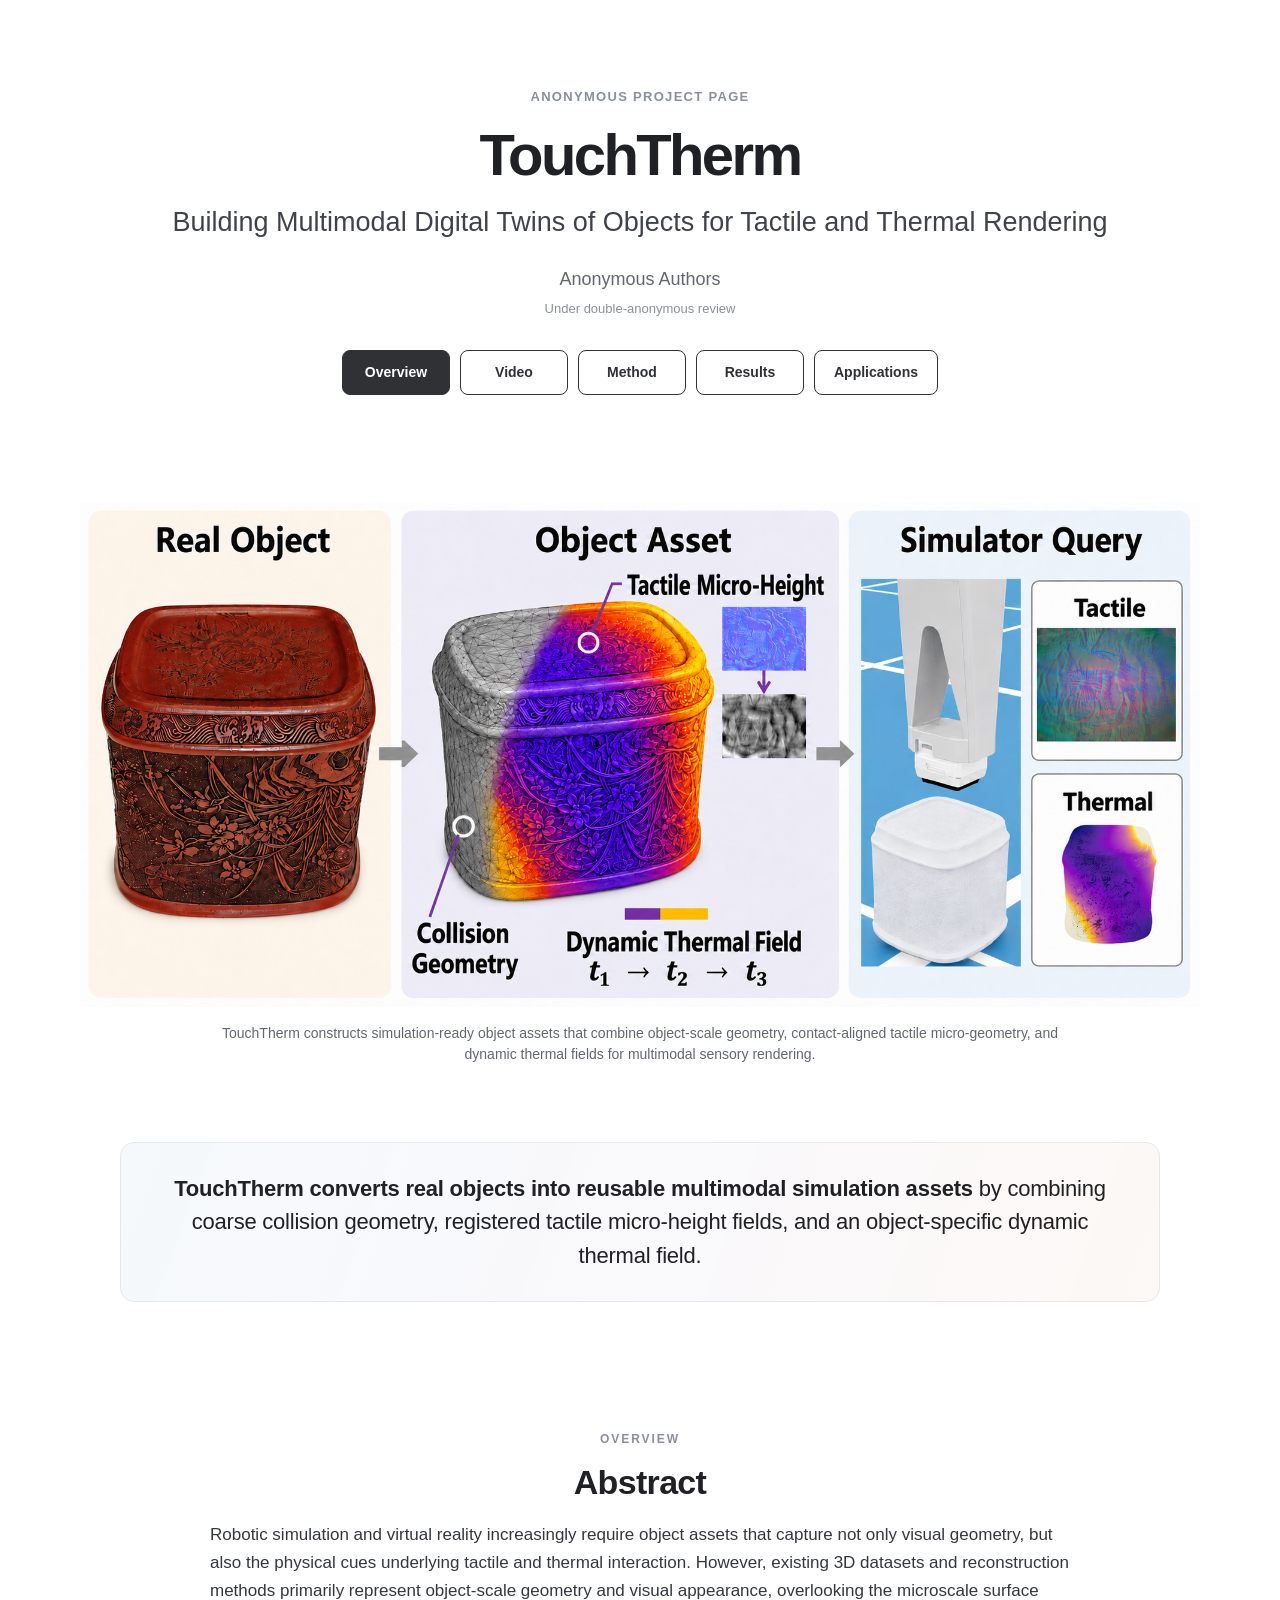
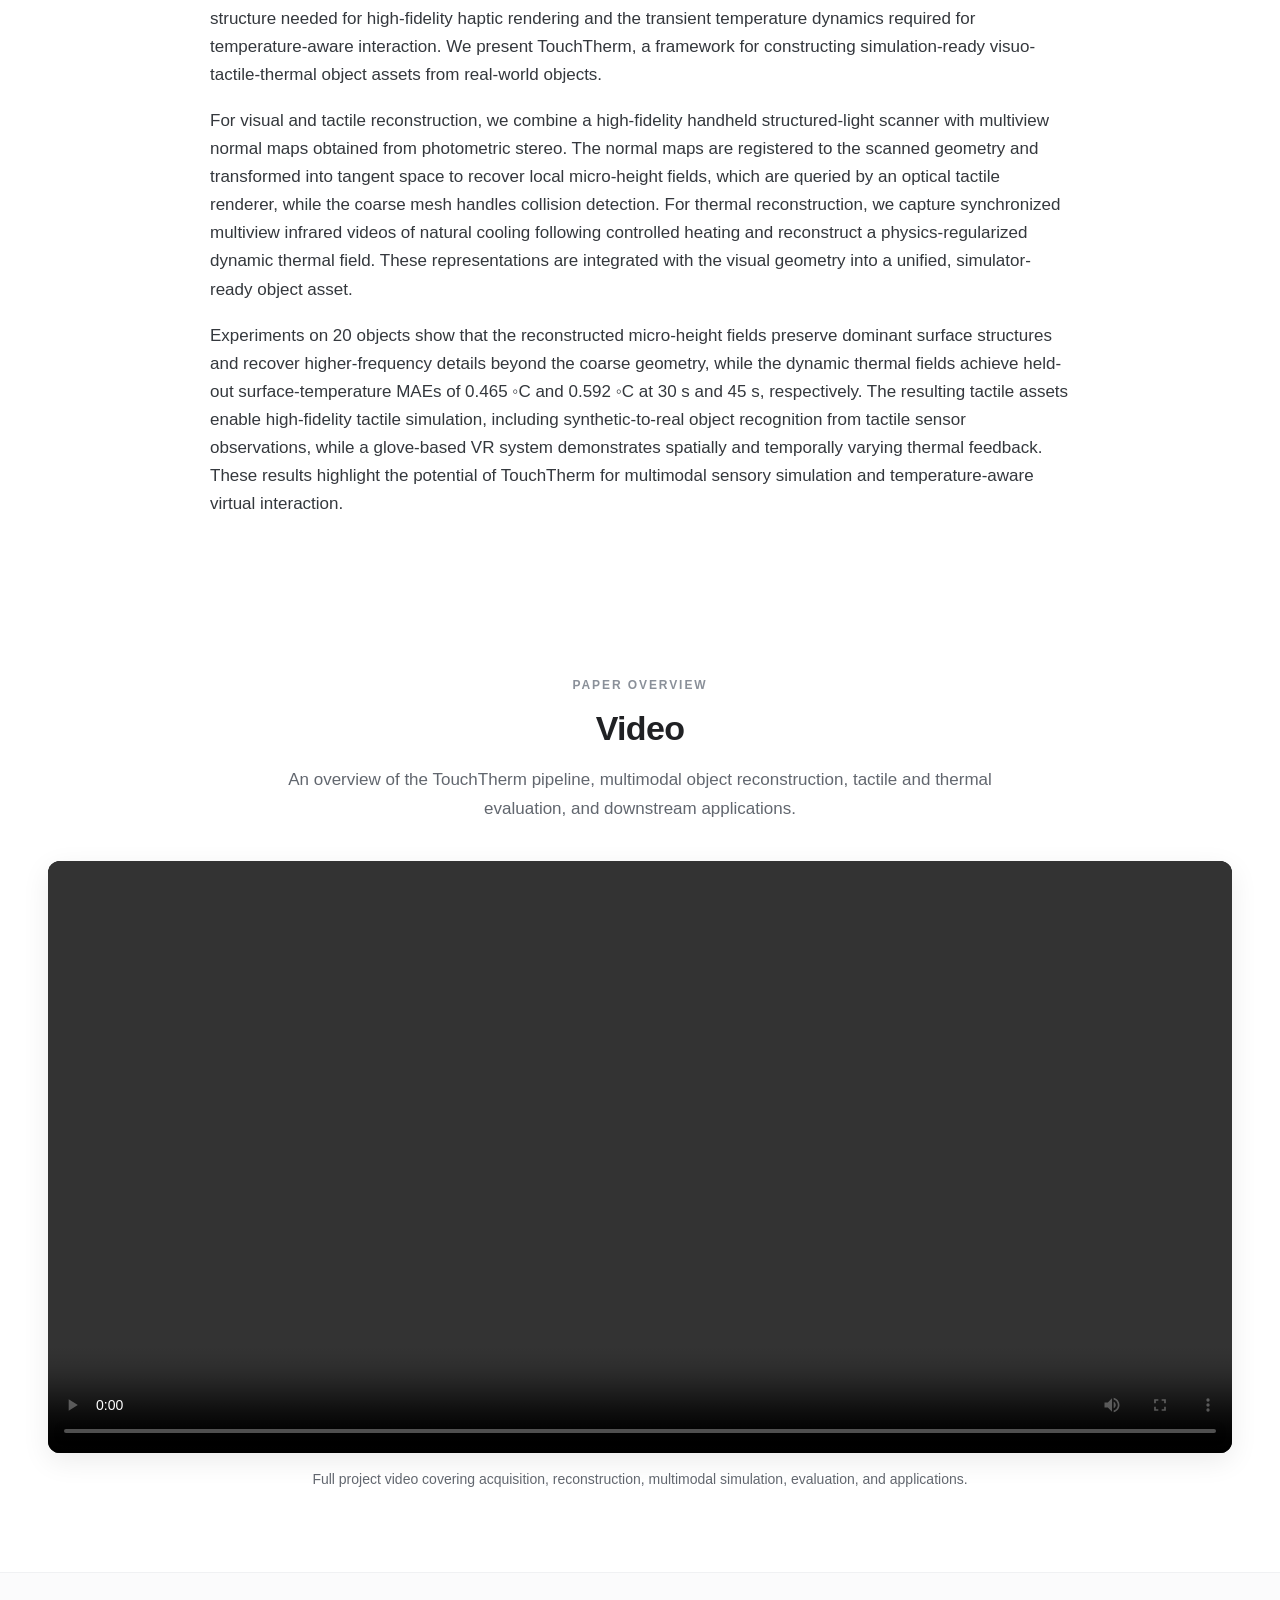
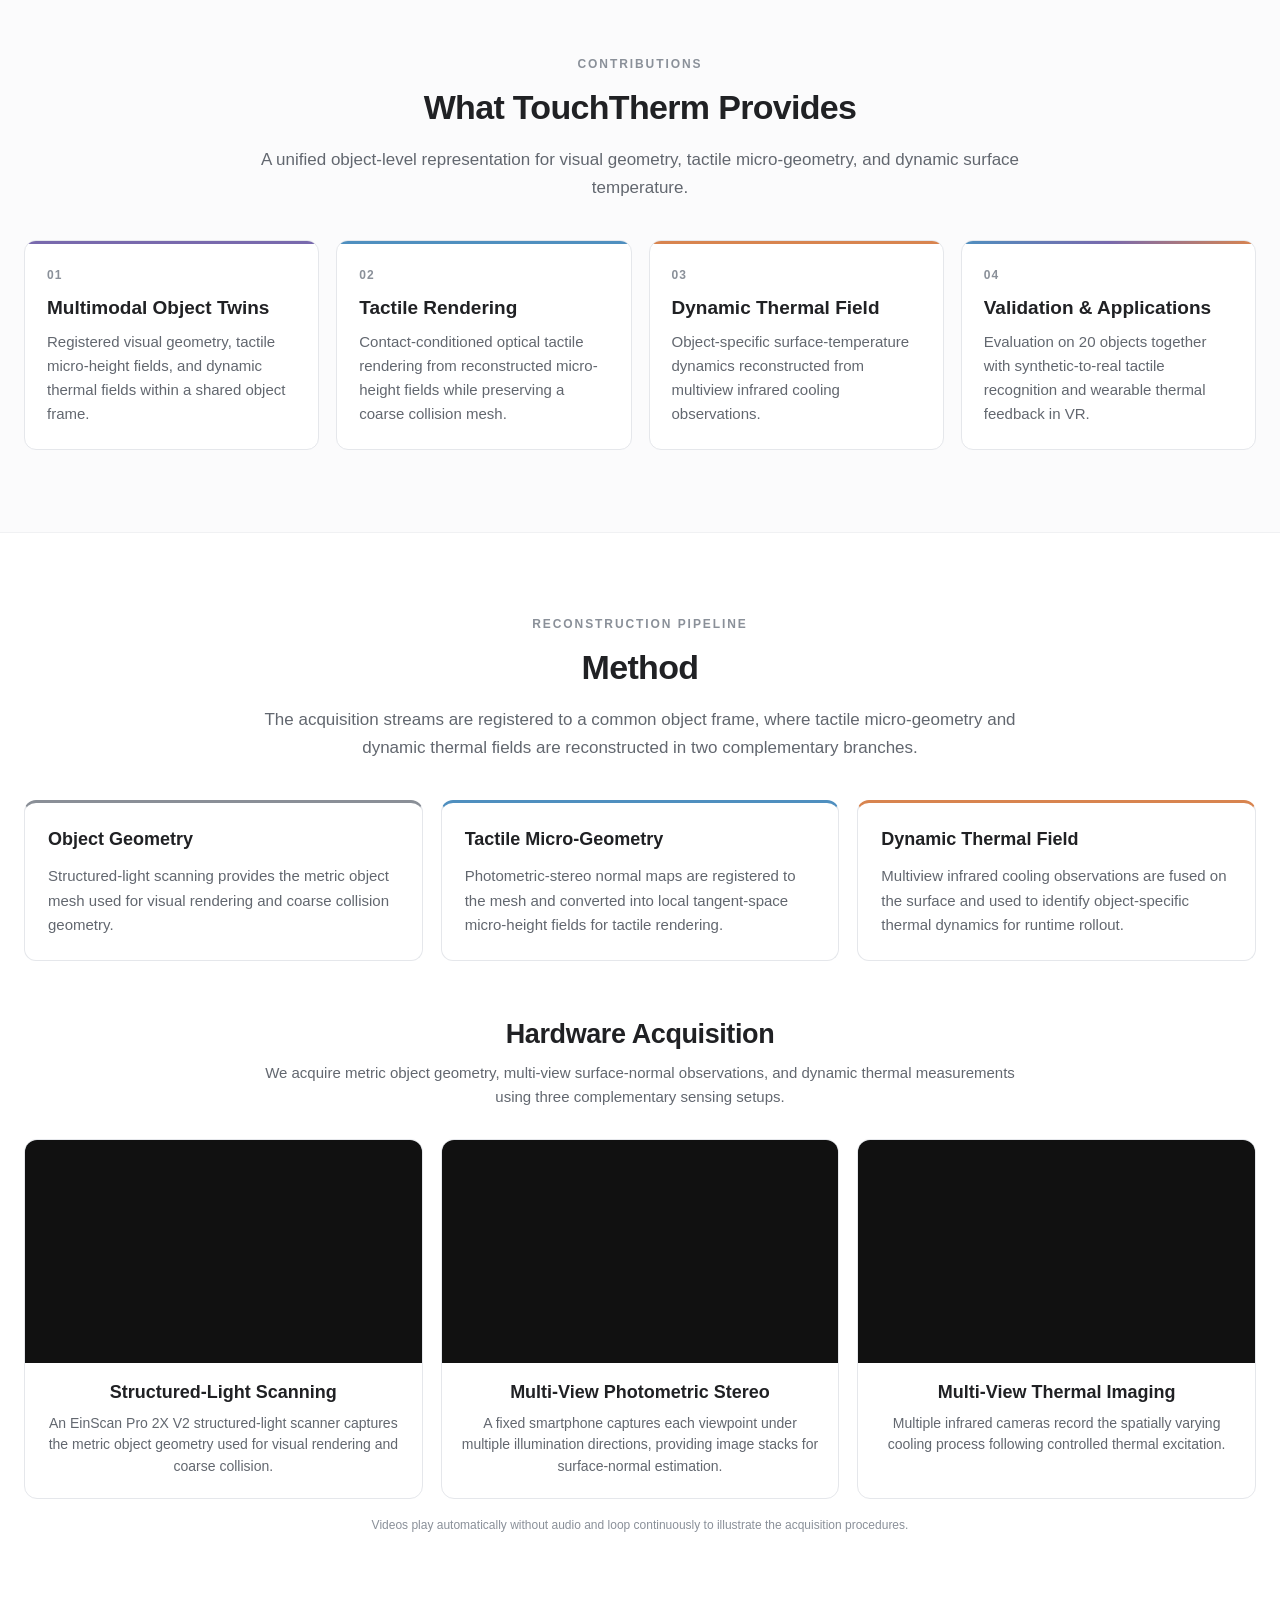
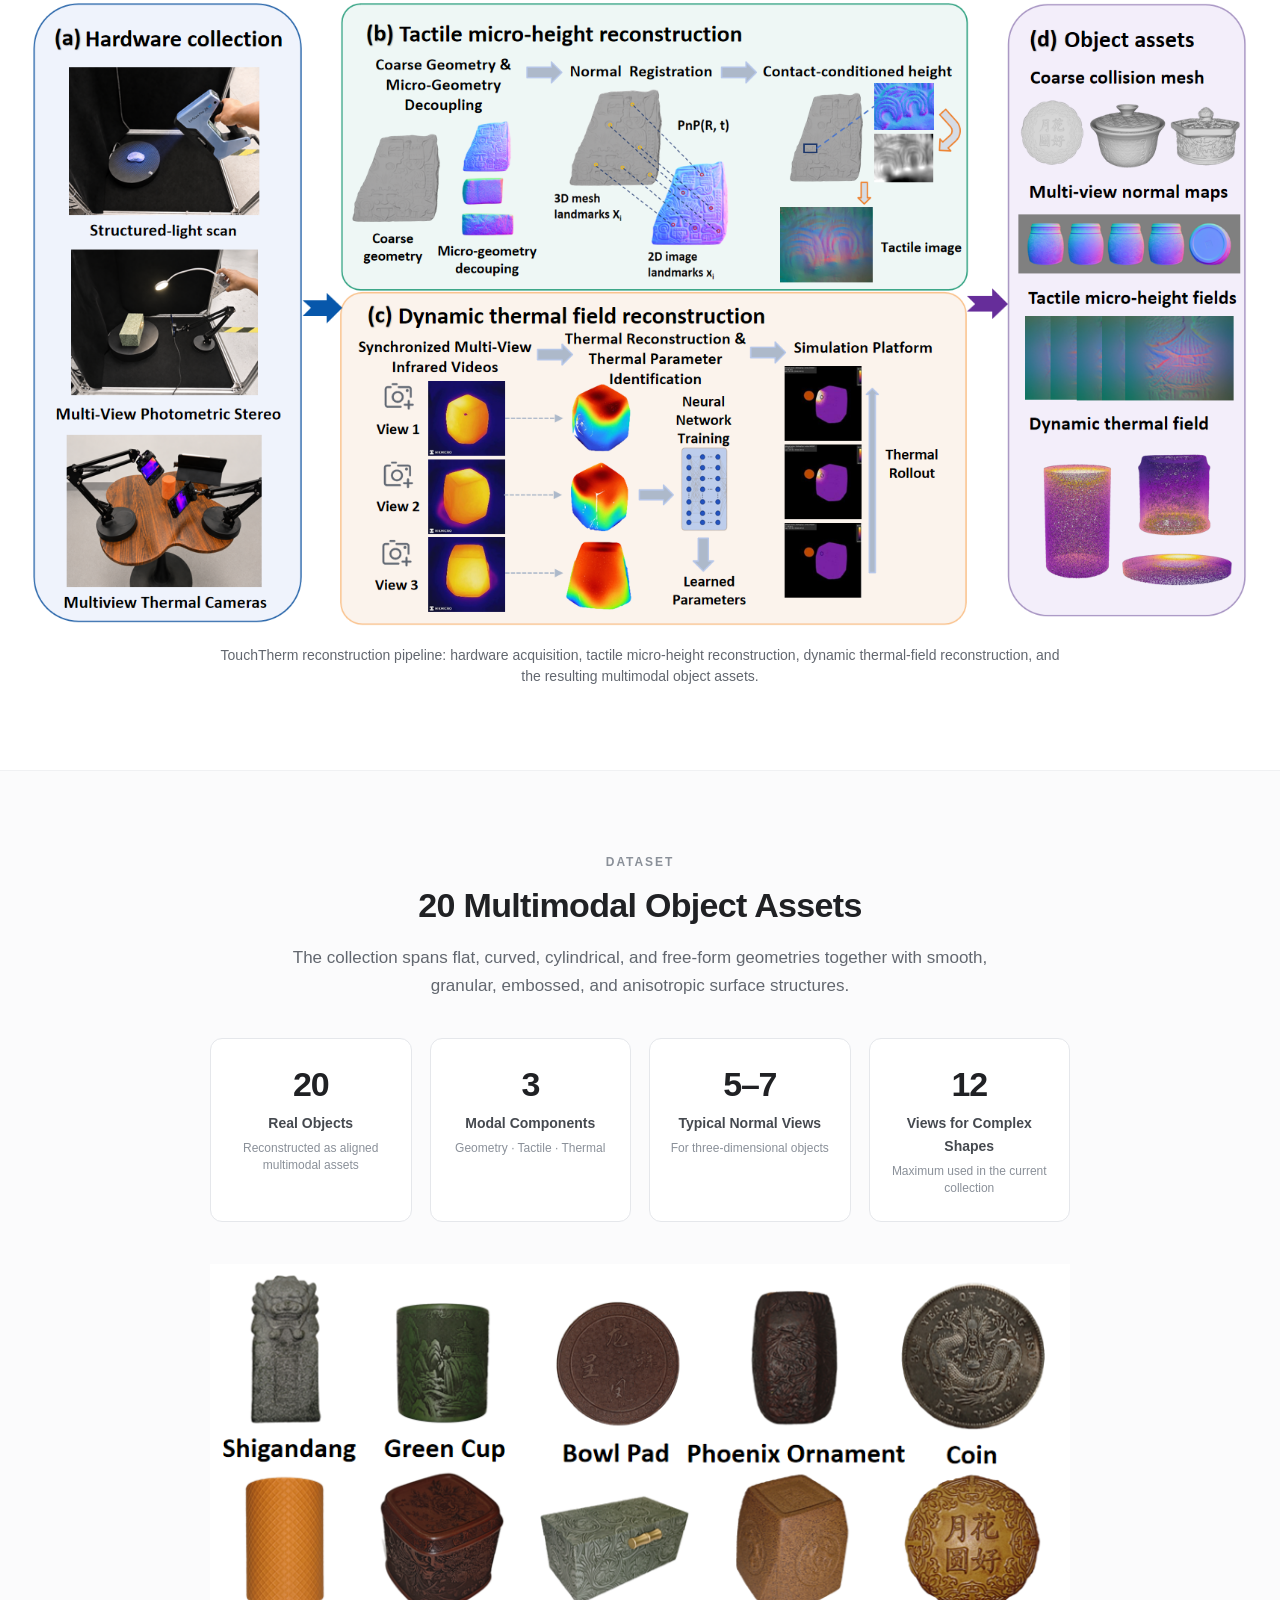
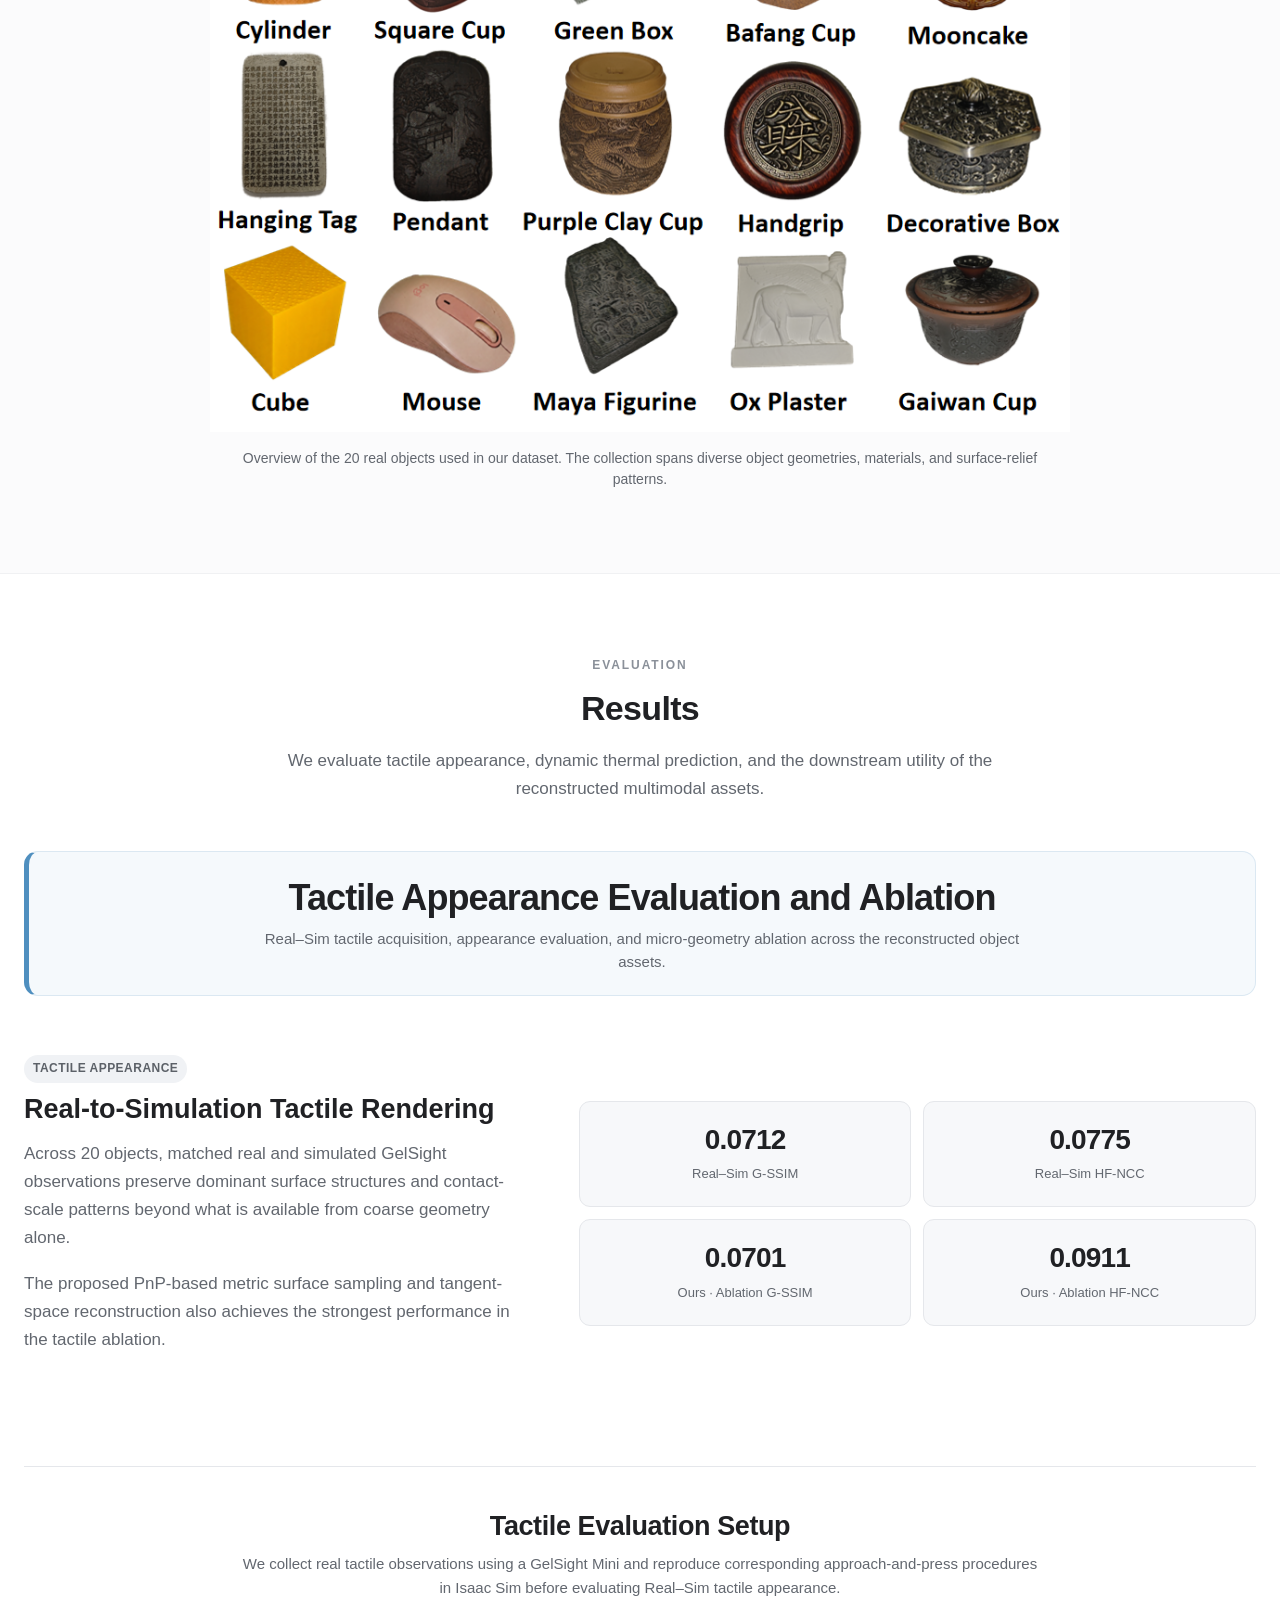
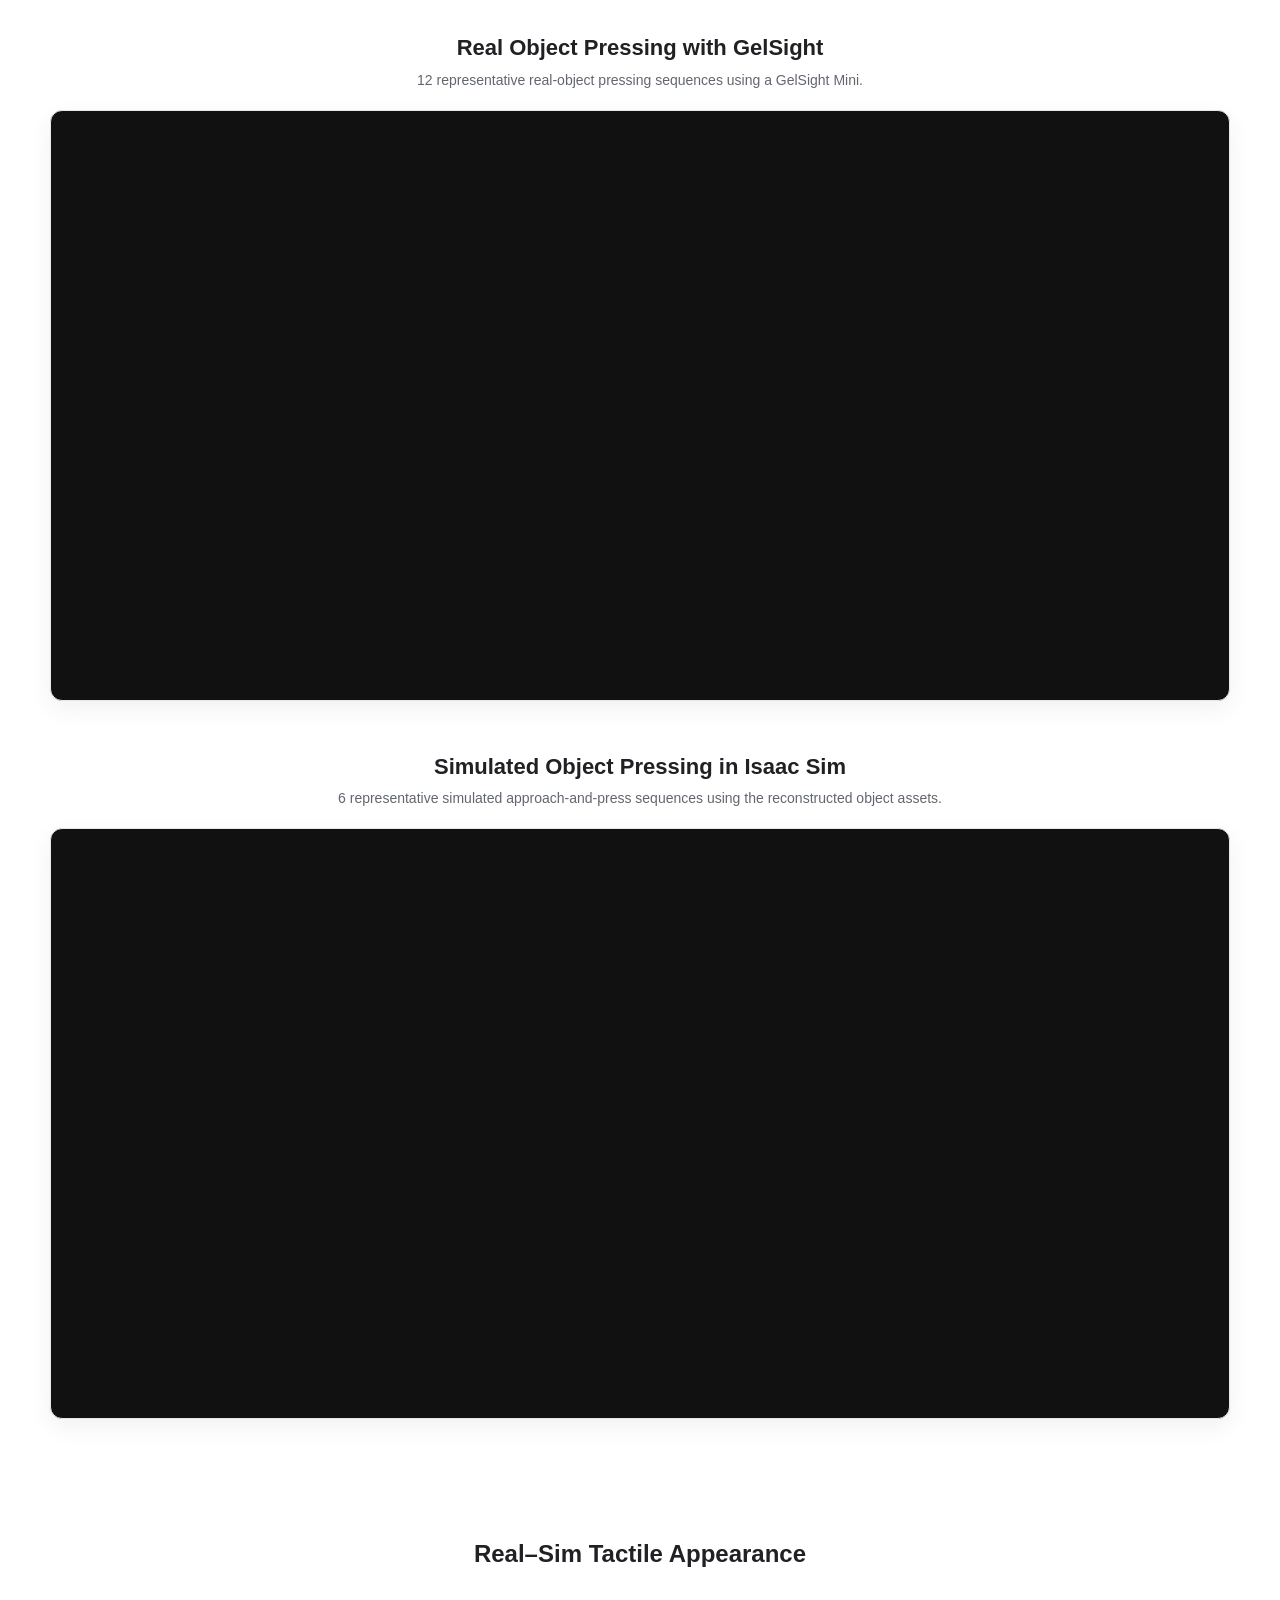
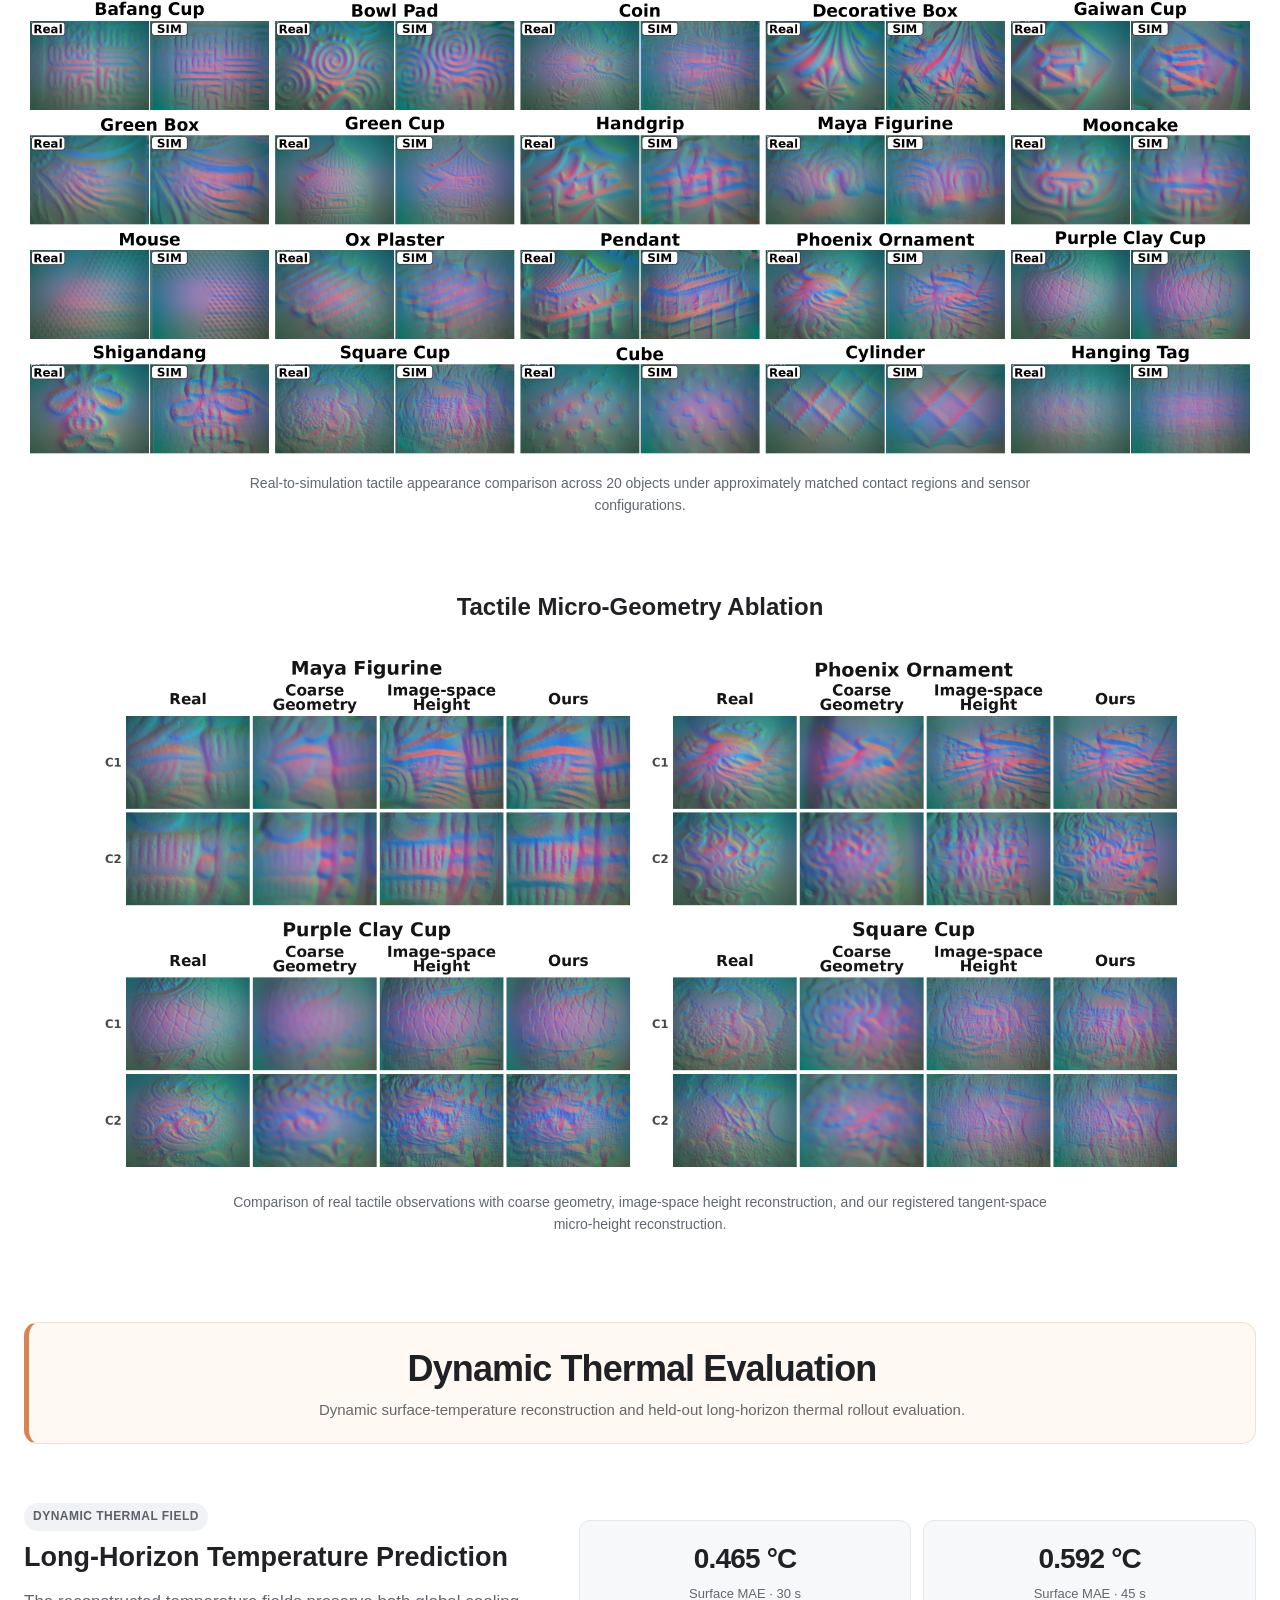
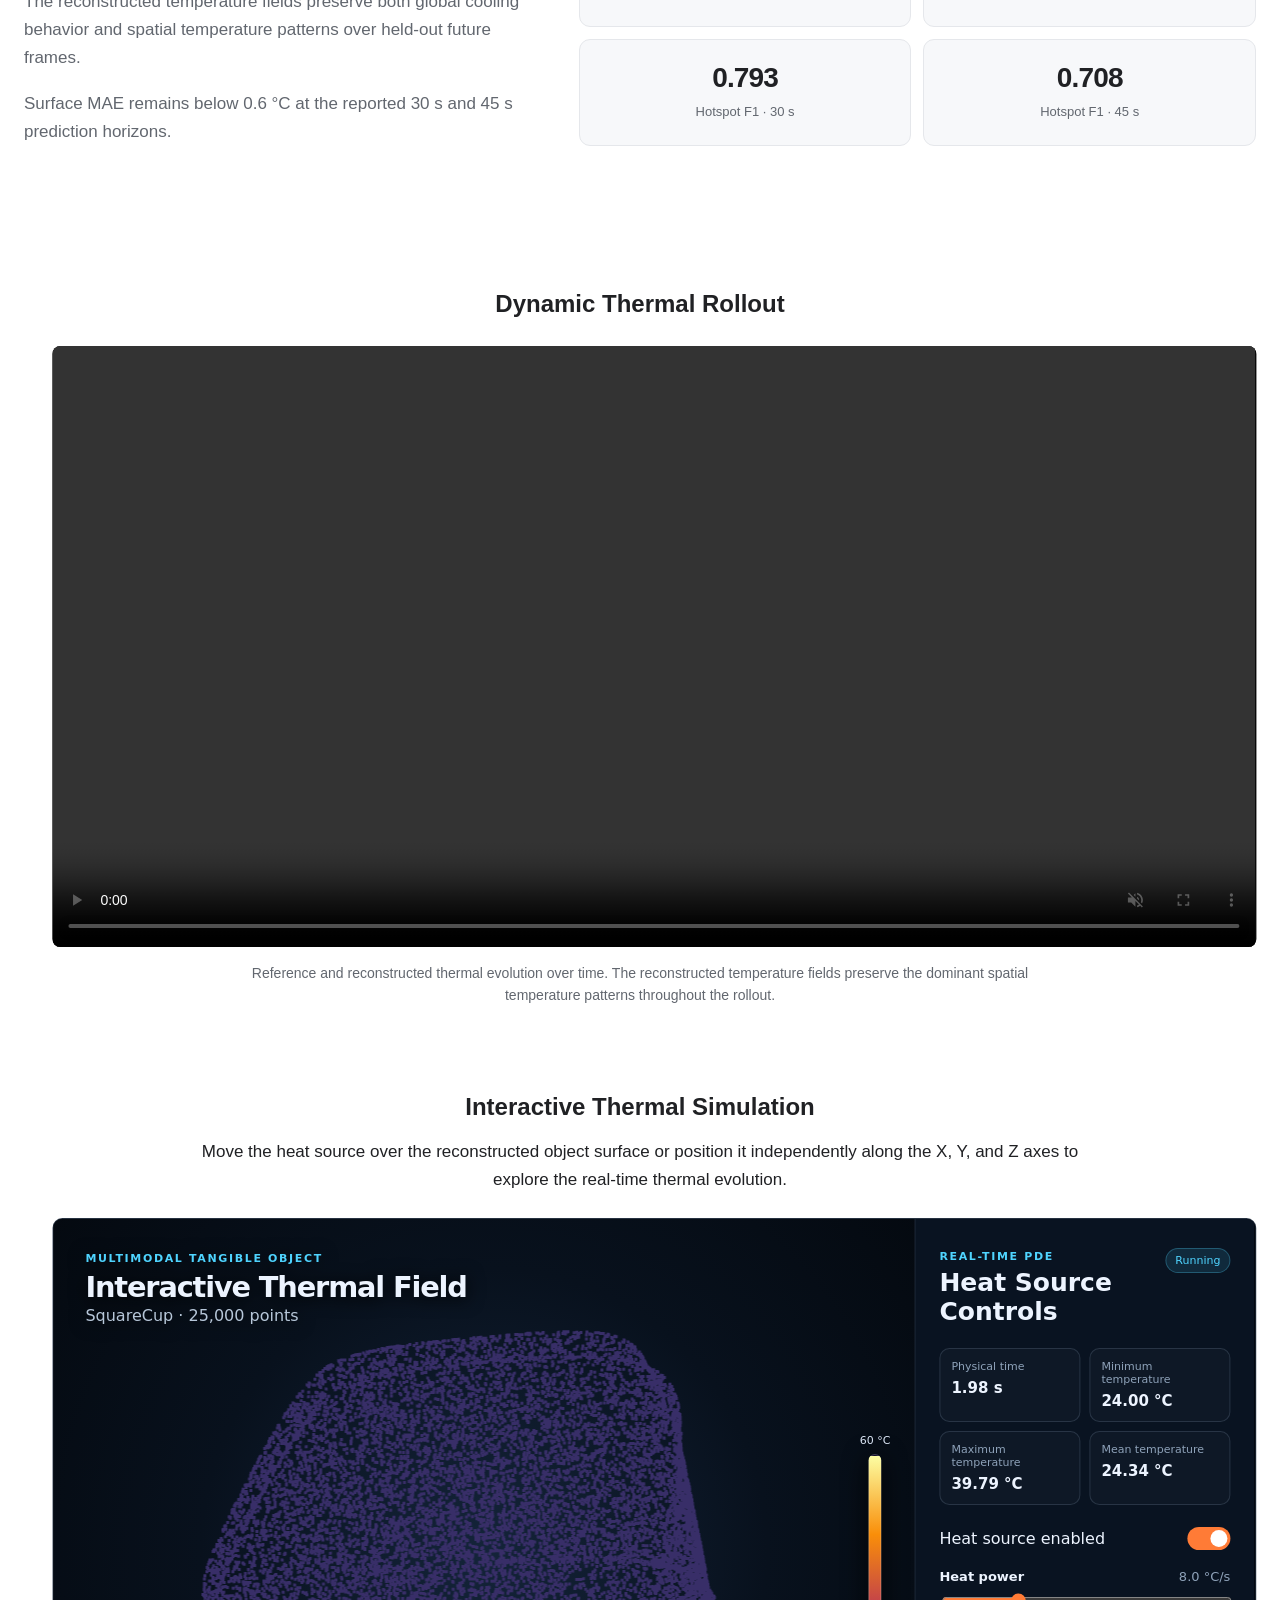
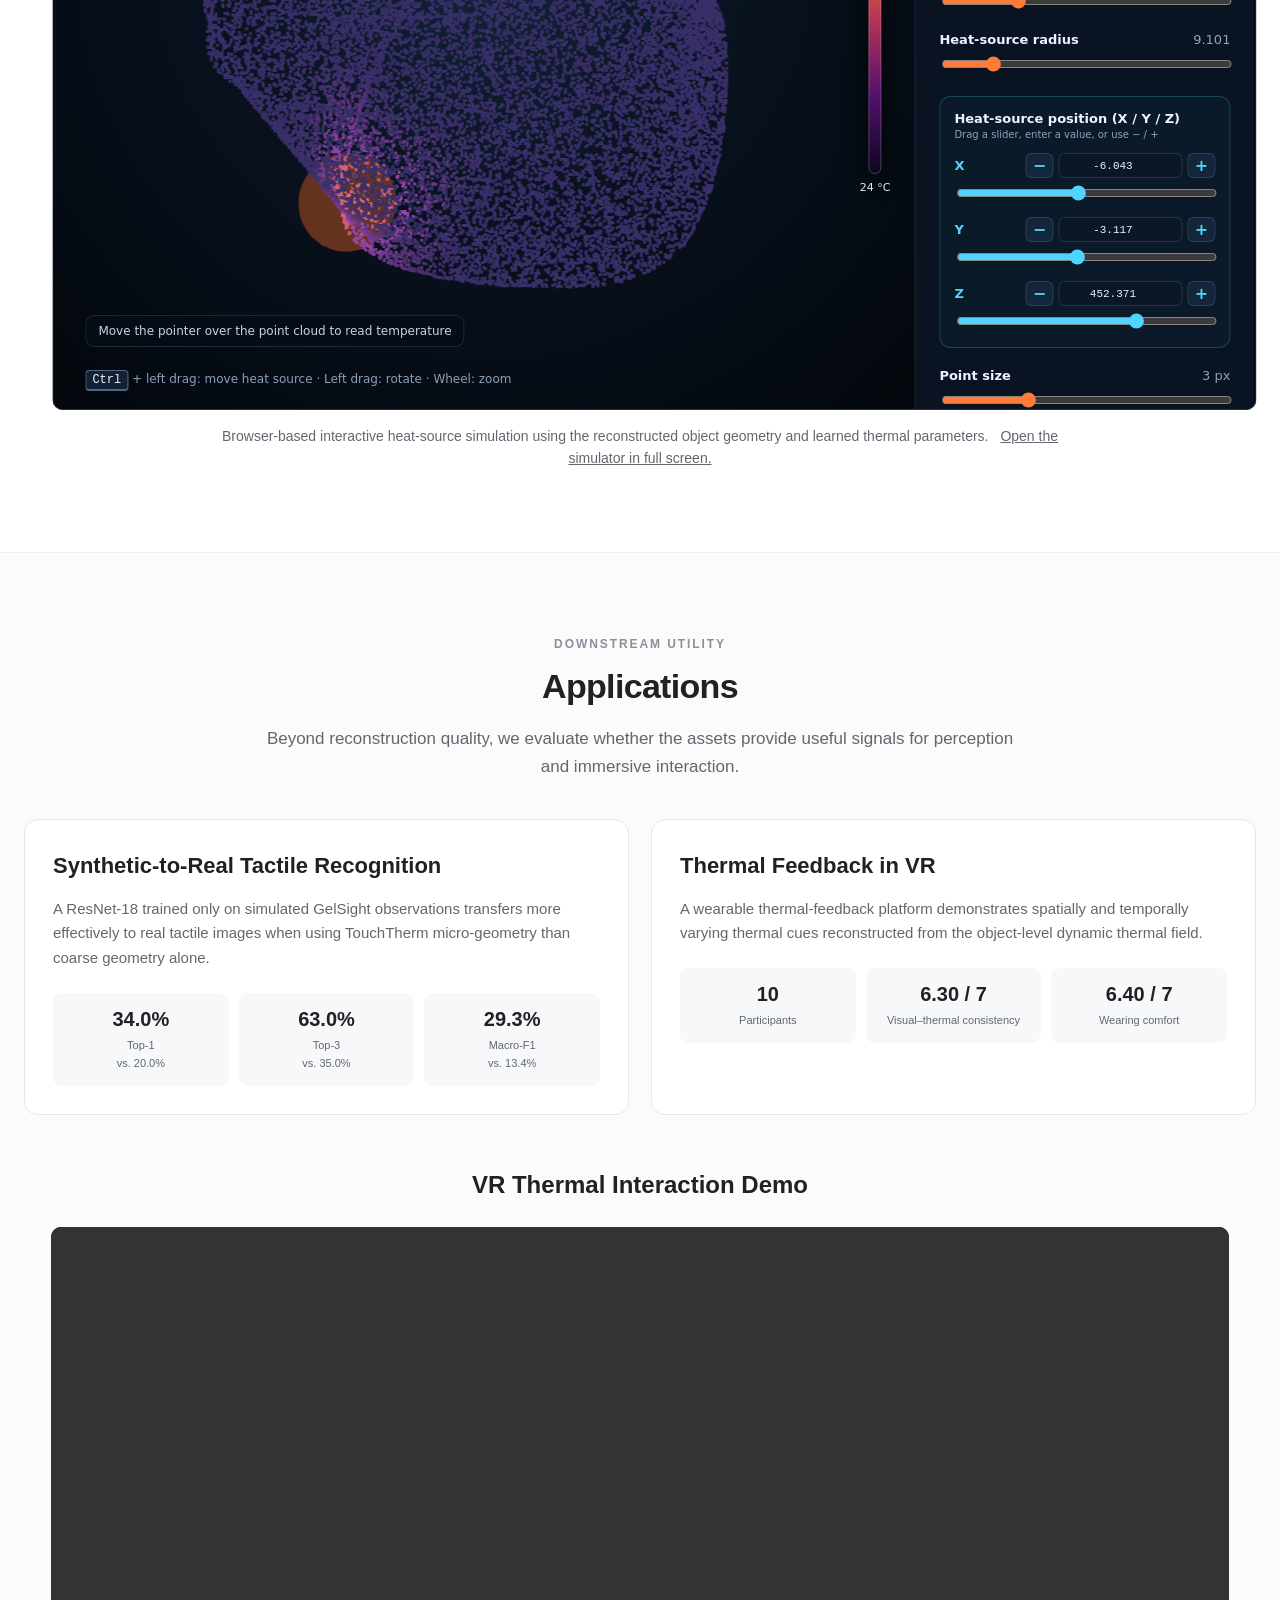
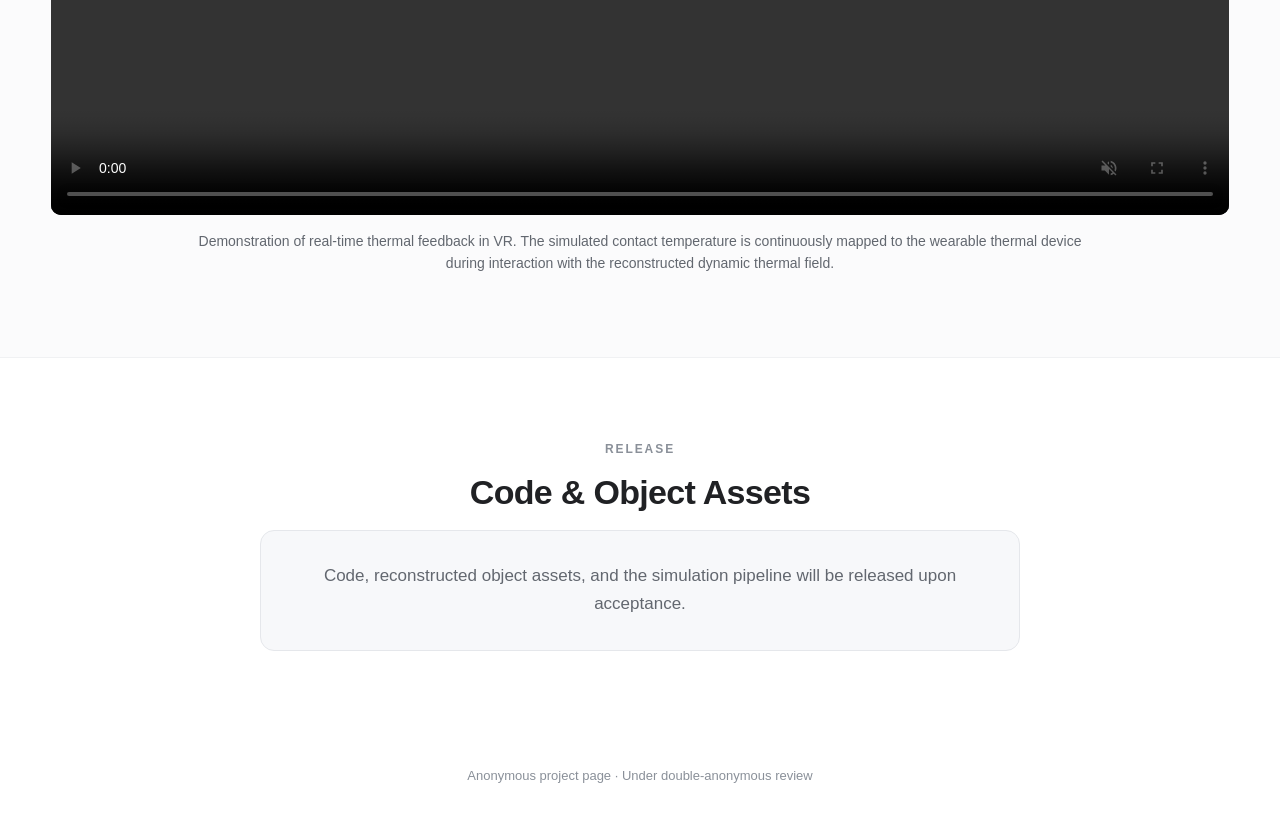
<file: index.html>
<!DOCTYPE html>
<html lang="en">
<head>
    <meta charset="UTF-8">
    <meta name="viewport" content="width=device-width, initial-scale=1.0">

    <!-- Avoid search-engine indexing during anonymous review -->
    <meta name="robots" content="noindex, nofollow">
    <meta name="googlebot" content="noindex, nofollow">

    <meta
        name="description"
        content="Anonymous project page for TouchTherm: Building Multimodal Digital Twins of Objects for Tactile and Thermal Rendering."
    >

    <title>TouchTherm | Anonymous Project Page</title>

    <style>
        :root {
            --text: #202124;
            --muted: #62676f;
            --light-muted: #8a9099;

            --border: #e5e7eb;
            --soft-bg: #f7f8fa;
            --soft-bg-2: #fbfbfc;

            --tactile: #4f8fbf;
            --thermal: #d8844f;
            --asset: #7869ad;

            --text-width: 860px;
            --figure-width: 1240px;
        }

        * {
            box-sizing: border-box;
        }

        html {
            scroll-behavior: smooth;
        }

        body {
            margin: 0;
            color: var(--text);
            background: #ffffff;
            font-family:
                -apple-system,
                BlinkMacSystemFont,
                "Segoe UI",
                Roboto,
                Helvetica,
                Arial,
                sans-serif;
            line-height: 1.65;
        }

        a {
            color: inherit;
        }

        /* =========================================================
           GLOBAL LAYOUT
        ========================================================= */

        .text-wrap {
            width: min(var(--text-width), calc(100% - 48px));
            margin: 0 auto;
        }

        .wide-wrap {
            width: min(var(--figure-width), calc(100% - 48px));
            margin: 0 auto;
        }

        section {
            padding: 82px 0;
        }

        section.compact {
            padding: 58px 0;
        }

        .section-alt {
            background: var(--soft-bg-2);
            border-top: 1px solid #f0f1f3;
            border-bottom: 1px solid #f0f1f3;
        }

        .eyebrow {
            text-align: center;
            text-transform: uppercase;
            letter-spacing: 0.16em;
            font-size: 12px;
            font-weight: 700;
            color: var(--light-muted);
            margin-bottom: 12px;
        }

        h2 {
            margin: 0 0 18px;
            text-align: center;
            font-size: 34px;
            line-height: 1.2;
            letter-spacing: -0.02em;
        }

        .section-lead {
            max-width: 760px;
            margin: 0 auto 38px;
            text-align: center;
            color: var(--muted);
            font-size: 17px;
        }

        p {
            font-size: 17px;
            margin: 0 0 18px;
        }

        strong {
            font-weight: 700;
        }

        /* =========================================================
           HERO
        ========================================================= */

        .hero {
            padding: 86px 24px 50px;
            text-align: center;
        }

        .project-label {
            font-size: 13px;
            font-weight: 600;
            letter-spacing: 0.1em;
            text-transform: uppercase;
            color: var(--light-muted);
            margin-bottom: 18px;
        }

        .hero h1 {
            margin: 0;
            font-size: 58px;
            line-height: 1.05;
            letter-spacing: -0.045em;
            font-weight: 760;
        }

        .hero-subtitle {
            max-width: 1000px;
            margin: 18px auto 0;
            color: #3f4349;
            font-size: 27px;
            line-height: 1.35;
            font-weight: 400;
        }

        .authors {
            margin-top: 24px;
            font-size: 18px;
            color: var(--muted);
        }

        .review-note {
            margin-top: 4px;
            font-size: 13px;
            color: var(--light-muted);
        }

        .hero-buttons {
            margin-top: 30px;
            display: flex;
            justify-content: center;
            flex-wrap: wrap;
            gap: 10px;
        }

        .hero-button {
            display: inline-flex;
            align-items: center;
            justify-content: center;
            min-width: 108px;
            padding: 10px 19px;
            border: 1px solid #2f3135;
            border-radius: 8px;
            background: #2f3135;
            color: white;
            text-decoration: none;
            font-size: 14px;
            font-weight: 600;
            transition: all 0.18s ease;
        }

        .hero-button:hover {
            transform: translateY(-1px);
            background: #151618;
        }

        .hero-button.secondary {
            background: white;
            color: #2f3135;
        }

        .hero-button.secondary:hover {
            background: #f5f5f5;
        }

        /* =========================================================
           FIGURES
        ========================================================= */

        .hero-figure {
            padding: 26px 0 32px;
        }

        .hero-figure img,
        .method-figure img {
            display: block;
            width: 100%;
            height: auto;
            margin: 0 auto;
        }

        .hero-figure img {
            max-width: 1120px;
        }

        .method-figure img {
            max-width: 1220px;
        }

        .figure-caption {
            max-width: 850px;
            margin: 16px auto 0;
            font-size: 14px;
            line-height: 1.55;
            color: var(--muted);
            text-align: center;
        }

        /* =========================================================
           TAKEAWAY
        ========================================================= */

        .takeaway {
            width: min(1040px, calc(100% - 48px));
            margin: 18px auto 70px;
            padding: 29px 36px;
            border-radius: 14px;
            border: 1px solid var(--border);
            background: linear-gradient(
                110deg,
                rgba(79, 143, 191, 0.055),
                rgba(120, 105, 173, 0.045),
                rgba(216, 132, 79, 0.055)
            );
            text-align: center;
        }

        .takeaway-text {
            margin: 0;
            font-size: 22px;
            line-height: 1.52;
            font-weight: 500;
            letter-spacing: -0.01em;
        }

        /* =========================================================
           ABSTRACT
        ========================================================= */

        .abstract {
            font-size: 17px;
            color: #34383d;
        }

        /* =========================================================
           PAPER VIDEO
        ========================================================= */

        .paper-video-wrap {
            width: min(1200px, calc(100% - 48px));
            margin: 0 auto;
        }

        .paper-video {
            display: block;
            width: 100%;
            height: auto;
            margin: 0 auto;
            border-radius: 12px;
            background: #000;
            box-shadow: 0 8px 28px rgba(0, 0, 0, 0.08);
        }

        .paper-video-note {
            max-width: 820px;
            margin: 16px auto 0;
            text-align: center;
            color: var(--muted);
            font-size: 14px;
            line-height: 1.55;
        }

        /* =========================================================
           CONTRIBUTIONS
        ========================================================= */

        .contribution-grid {
            display: grid;
            grid-template-columns: repeat(4, 1fr);
            gap: 17px;
        }

        .contribution-card {
            position: relative;
            padding: 25px 22px 23px;
            border-radius: 12px;
            border: 1px solid var(--border);
            background: white;
            overflow: hidden;
        }

        .contribution-card::before {
            content: "";
            position: absolute;
            left: 0;
            right: 0;
            top: 0;
            height: 3px;
            background: #999;
        }

        .contribution-card.asset::before {
            background: var(--asset);
        }

        .contribution-card.tactile::before {
            background: var(--tactile);
        }

        .contribution-card.thermal::before {
            background: var(--thermal);
        }

        .contribution-card.validation::before {
            background: linear-gradient(
                90deg,
                var(--tactile),
                var(--asset),
                var(--thermal)
            );
        }

        .contribution-number {
            color: var(--light-muted);
            font-size: 12px;
            font-weight: 700;
            letter-spacing: 0.08em;
            margin-bottom: 10px;
        }

        .contribution-card h3 {
            margin: 0 0 10px;
            font-size: 19px;
            line-height: 1.3;
        }

        .contribution-card p {
            margin: 0;
            color: var(--muted);
            font-size: 15px;
            line-height: 1.6;
        }

        /* =========================================================
           METHOD
        ========================================================= */

        .method-summary {
            display: grid;
            grid-template-columns: repeat(3, 1fr);
            gap: 18px;
            margin-bottom: 42px;
        }

        .method-card {
            padding: 22px 23px;
            border-radius: 12px;
            background: white;
            border: 1px solid var(--border);
        }

        .method-card h3 {
            margin: 0 0 9px;
            font-size: 18px;
        }

        .method-card p {
            margin: 0;
            font-size: 15px;
            color: var(--muted);
        }

        .method-card.geometry {
            border-top: 3px solid #8a8f97;
        }

        .method-card.tactile {
            border-top: 3px solid var(--tactile);
        }

        .method-card.thermal {
            border-top: 3px solid var(--thermal);
        }

        /* =========================================================
           HARDWARE ACQUISITION VIDEOS
        ========================================================= */

        .acquisition-section {
            margin: 56px 0 64px;
        }

        .acquisition-title {
            margin: 0 0 9px;
            text-align: center;
            font-size: 27px;
            line-height: 1.3;
            letter-spacing: -0.015em;
        }

        .acquisition-subtitle {
            max-width: 780px;
            margin: 0 auto 30px;
            text-align: center;
            color: var(--muted);
            font-size: 15px;
            line-height: 1.6;
        }

        .video-grid {
            display: grid;
            grid-template-columns: repeat(3, 1fr);
            gap: 18px;
            align-items: stretch;
        }

        .video-card {
            display: flex;
            flex-direction: column;
            overflow: hidden;
            border: 1px solid var(--border);
            border-radius: 13px;
            background: #ffffff;
        }

        .video-card video {
            display: block;
            width: 100%;
            aspect-ratio: 16 / 9;
            object-fit: cover;
            background: #111;
        }

        .video-info {
            flex: 1;
            padding: 18px 18px 20px;
            text-align: center;
        }

        .video-info h4 {
            margin: 0 0 8px;
            font-size: 18px;
            line-height: 1.3;
        }

        .video-info p {
            margin: 0;
            color: var(--muted);
            font-size: 14px;
            line-height: 1.55;
        }

        .video-hint {
            max-width: 780px;
            margin: 17px auto 0;
            text-align: center;
            color: var(--light-muted);
            font-size: 12px;
        }

        /* =========================================================
           TACTILE EVALUATION SETUP VIDEOS
        ========================================================= */

        .tactile-setup {
            margin-top: 54px;
            padding: 42px 0 8px;
            border-top: 1px solid var(--border);
        }

        .tactile-setup-title {
            margin: 0 0 8px;
            text-align: center;
            font-size: 27px;
            line-height: 1.3;
            letter-spacing: -0.015em;
        }

        .tactile-setup-subtitle {
            max-width: 800px;
            margin: 0 auto 34px;
            text-align: center;
            color: var(--muted);
            font-size: 15px;
            line-height: 1.6;
        }

        .montage-block {
            width: 100%;
            max-width: 1180px;
            margin: 0 auto 52px;
        }

        .montage-heading {
            margin: 0 0 7px;
            text-align: center;
            font-size: 22px;
            line-height: 1.3;
        }

        .montage-description {
            margin: 0 auto 18px;
            text-align: center;
            color: var(--muted);
            font-size: 14px;
            line-height: 1.55;
        }

        .montage-video {
            display: block;
            width: 100%;
            height: auto;
            max-height: 760px;
            margin: 0 auto;
            background: #111;
            border: 1px solid var(--border);
            border-radius: 12px;
            box-shadow: 0 8px 24px rgba(20, 25, 35, 0.06);
        }

        /* =========================================================
           METRICS
        ========================================================= */

        .metrics-grid {
            display: grid;
            grid-template-columns: repeat(4, 1fr);
            gap: 18px;
            margin-top: 36px;
        }

        .metric-card {
            padding: 26px 18px 24px;
            border: 1px solid var(--border);
            border-radius: 12px;
            background: white;
            text-align: center;
        }

        .metric-value {
            font-size: 34px;
            font-weight: 750;
            line-height: 1.15;
            letter-spacing: -0.035em;
        }

        .metric-label {
            margin-top: 8px;
            font-size: 14px;
            font-weight: 600;
            color: #45494f;
        }

        .metric-note {
            margin-top: 5px;
            font-size: 12px;
            line-height: 1.4;
            color: var(--light-muted);
        }

        /* =========================================================
           RESULT MODALITY HEADERS
        ========================================================= */

        .modality-heading {
            margin: 48px 0 18px;
            padding: 24px 30px 22px;
            border-radius: 14px;
            text-align: center;
        }

        .modality-heading.tactile {
            background: #f5f9fc;
            border: 1px solid #dbe8f2;
            border-left: 5px solid var(--tactile);
        }

        .modality-heading.thermal {
            margin-top: 86px;
            background: #fff8f3;
            border: 1px solid #f0dfd2;
            border-left: 5px solid var(--thermal);
        }

        .modality-kicker {
            display: block;
            margin-bottom: 5px;
            color: var(--light-muted);
            font-size: 12px;
            font-weight: 700;
            letter-spacing: 0.13em;
            text-transform: uppercase;
        }

        .modality-heading h3 {
            margin: 0;
            font-size: 36px;
            line-height: 1.2;
            letter-spacing: -0.025em;
        }

        .modality-heading p {
            max-width: 760px;
            margin: 8px auto 0;
            color: var(--muted);
            font-size: 15px;
            line-height: 1.55;
        }

        /* =========================================================
           RESULT BLOCKS
        ========================================================= */

        .result-block {
            display: grid;
            grid-template-columns: 0.86fr 1.14fr;
            gap: 44px;
            align-items: center;
            padding: 40px 0;
        }

        .result-block + .result-block {
            border-top: 1px solid var(--border);
        }

        .result-tag {
            display: inline-block;
            margin-bottom: 10px;
            padding: 4px 9px;
            border-radius: 999px;
            background: #f0f2f5;
            color: #5c6168;
            font-size: 12px;
            font-weight: 700;
            letter-spacing: 0.04em;
            text-transform: uppercase;
        }

        .result-block h3 {
            margin: 0 0 13px;
            font-size: 27px;
            line-height: 1.25;
        }

        .result-block p {
            color: var(--muted);
        }

        .mini-metrics {
            display: grid;
            grid-template-columns: repeat(2, 1fr);
            gap: 12px;
        }

        .mini-metric {
            padding: 22px 16px;
            border-radius: 11px;
            border: 1px solid var(--border);
            background: var(--soft-bg);
            text-align: center;
        }

        .mini-value {
            display: block;
            font-size: 28px;
            line-height: 1.15;
            font-weight: 750;
            letter-spacing: -0.03em;
        }

        .mini-label {
            display: block;
            margin-top: 7px;
            color: var(--muted);
            font-size: 13px;
        }

        /* =========================================================
           APPLICATIONS
        ========================================================= */

        .application-grid {
            display: grid;
            grid-template-columns: repeat(2, 1fr);
            gap: 22px;
        }

        .application-card {
            border: 1px solid var(--border);
            border-radius: 14px;
            background: white;
            padding: 28px;
        }

        .application-card h3 {
            margin: 0 0 12px;
            font-size: 22px;
        }

        .application-card > p {
            margin-bottom: 22px;
            color: var(--muted);
            font-size: 15px;
        }

        .app-stats {
            display: grid;
            grid-template-columns: repeat(3, 1fr);
            gap: 10px;
        }

        .app-stat {
            padding: 14px 8px;
            border-radius: 9px;
            background: var(--soft-bg);
            text-align: center;
        }

        .app-stat strong {
            display: block;
            font-size: 20px;
            line-height: 1.2;
        }

        .app-stat span {
            display: block;
            margin-top: 5px;
            color: var(--muted);
            font-size: 11px;
        }

        /* =========================================================
           RELEASE
        ========================================================= */

        .release-box {
            max-width: 760px;
            margin: 0 auto;
            padding: 31px 34px;
            border: 1px solid var(--border);
            border-radius: 14px;
            background: var(--soft-bg);
            text-align: center;
        }

        .release-box p {
            margin: 0;
            color: var(--muted);
        }

        /* =========================================================
           FOOTER
        ========================================================= */

        footer {
            padding: 32px 20px 45px;
            text-align: center;
            color: var(--light-muted);
            font-size: 13px;
        }

        /* =========================================================
           MOBILE
        ========================================================= */

        @media (max-width: 1000px) {
            .contribution-grid,
            .metrics-grid {
                grid-template-columns: repeat(2, 1fr);
            }

            .method-summary {
                grid-template-columns: 1fr;
            }

            .video-grid {
                grid-template-columns: 1fr;
            }

            .video-card {
                width: min(720px, 100%);
                margin: 0 auto;
            }
        }

        @media (max-width: 760px) {
            .hero {
                padding-top: 56px;
            }

            .hero h1 {
                font-size: 43px;
            }

            .hero-subtitle {
                font-size: 21px;
            }

            section {
                padding: 62px 0;
            }

            h2 {
                font-size: 29px;
            }

            .takeaway {
                padding: 23px 22px;
                margin-bottom: 50px;
            }

            .takeaway-text {
                font-size: 19px;
            }

            .contribution-grid,
            .metrics-grid,
            .application-grid,
            .result-block {
                grid-template-columns: 1fr;
            }

            .result-block {
                gap: 20px;
            }

            .app-stats {
                grid-template-columns: 1fr;
            }
        }
    </style>
</head>

<body>

<!-- =========================================================
     HERO
========================================================= -->

<header class="hero">

    <div class="project-label">
        Anonymous Project Page
    </div>

    <h1>TouchTherm</h1>

    <div class="hero-subtitle">
        Building Multimodal Digital Twins of Objects for
        Tactile and Thermal Rendering
    </div>

    <div class="authors">
        Anonymous Authors
    </div>

    <div class="review-note">
        Under double-anonymous review
    </div>

    <nav class="hero-buttons">
        <a class="hero-button" href="#overview">Overview</a>
        <a class="hero-button secondary" href="#video">Video</a>
        <a class="hero-button secondary" href="#method">Method</a>
        <a class="hero-button secondary" href="#results">Results</a>
        <a class="hero-button secondary" href="#applications">Applications</a>
    </nav>

</header>


<!-- =========================================================
     TEASER
========================================================= -->

<section class="hero-figure compact" id="overview">

    <div class="wide-wrap">

        <img
            src="teasergithub.png"
            alt="TouchTherm overview: real object, multimodal object asset, and simulator queries"
        >

        <div class="figure-caption">
            TouchTherm constructs simulation-ready object assets that combine
            object-scale geometry, contact-aligned tactile micro-geometry,
            and dynamic thermal fields for multimodal sensory rendering.
        </div>

    </div>

</section>


<!-- =========================================================
     TAKEAWAY
========================================================= -->

<div class="takeaway">

    <p class="takeaway-text">
        <strong>TouchTherm converts real objects into reusable multimodal
        simulation assets</strong> by combining coarse collision geometry,
        registered tactile micro-height fields, and an object-specific
        dynamic thermal field.
    </p>

</div>


<!-- =========================================================
     ABSTRACT
========================================================= -->

<section class="compact">

    <div class="text-wrap">

        <div class="eyebrow">Overview</div>
        <h2>Abstract</h2>

        <div class="abstract">

            <p>
                Robotic simulation and virtual reality increasingly require object assets that capture not only visual geometry, but also the physical cues underlying tactile and thermal interaction. However, existing 3D datasets and reconstruction methods primarily represent object-scale geometry and visual appearance, overlooking the microscale surface structure needed for high-fidelity haptic rendering and the transient temperature dynamics required for temperature-aware interaction. We present TouchTherm, a framework for constructing simulation-ready visuo-tactile-thermal object assets from real-world objects.
            </p>

            <p>
                For visual and tactile reconstruction, we combine a high-fidelity handheld structured-light scanner with multiview normal maps obtained from photometric stereo. The normal maps are registered to the scanned geometry and transformed into tangent space to recover local micro-height fields, which are queried by an optical tactile renderer, while the coarse mesh handles collision detection. For thermal reconstruction, we capture synchronized multiview infrared videos of natural cooling following controlled heating and reconstruct a physics-regularized dynamic thermal field. These representations are integrated with the visual geometry into a unified, simulator-ready object asset.
            </p>

            <p>
                Experiments on 20 objects show that the reconstructed micro-height fields preserve dominant surface structures and recover higher-frequency details beyond the coarse geometry, while the dynamic thermal fields achieve held-out surface-temperature MAEs of 0.465 ◦C and 0.592 ◦C at 30 s and 45 s, respectively. The resulting tactile assets enable high-fidelity tactile simulation, including synthetic-to-real object recognition from tactile sensor observations, while a glove-based VR system demonstrates spatially and temporally varying thermal feedback. These results highlight the potential of TouchTherm for multimodal sensory simulation and temperature-aware virtual interaction.
            </p>

        </div>

    </div>

</section>


<!-- =========================================================
     PAPER VIDEO
========================================================= -->

<section id="video">

    <div class="wide-wrap">

        <div class="eyebrow">Paper Overview</div>
        <h2>Video</h2>

        <p class="section-lead">
            An overview of the TouchTherm pipeline, multimodal object
            reconstruction, tactile and thermal evaluation, and downstream
            applications.
        </p>

        <div class="paper-video-wrap">

            <video
                class="paper-video"
                controls
                playsinline
                preload="metadata"
            >
                <source
                    src="paper_video.mp4"
                    type="video/mp4"
                >
                Your browser does not support HTML5 video.
            </video>

            <div class="paper-video-note">
                Full project video covering acquisition, reconstruction,
                multimodal simulation, evaluation, and applications.
            </div>

        </div>

    </div>

</section>


<!-- =========================================================
     CONTRIBUTIONS
========================================================= -->

<section class="section-alt">

    <div class="wide-wrap">

        <div class="eyebrow">Contributions</div>
        <h2>What TouchTherm Provides</h2>

        <p class="section-lead">
            A unified object-level representation for visual geometry,
            tactile micro-geometry, and dynamic surface temperature.
        </p>

        <div class="contribution-grid">

            <div class="contribution-card asset">
                <div class="contribution-number">01</div>
                <h3>Multimodal Object Twins</h3>
                <p>
                    Registered visual geometry, tactile micro-height fields,
                    and dynamic thermal fields within a shared object frame.
                </p>
            </div>

            <div class="contribution-card tactile">
                <div class="contribution-number">02</div>
                <h3>Tactile Rendering</h3>
                <p>
                    Contact-conditioned optical tactile rendering from
                    reconstructed micro-height fields while preserving a
                    coarse collision mesh.
                </p>
            </div>

            <div class="contribution-card thermal">
                <div class="contribution-number">03</div>
                <h3>Dynamic Thermal Field</h3>
                <p>
                    Object-specific surface-temperature dynamics reconstructed
                    from multiview infrared cooling observations.
                </p>
            </div>

            <div class="contribution-card validation">
                <div class="contribution-number">04</div>
                <h3>Validation & Applications</h3>
                <p>
                    Evaluation on 20 objects together with synthetic-to-real
                    tactile recognition and wearable thermal feedback in VR.
                </p>
            </div>

        </div>

    </div>

</section>


<!-- =========================================================
     METHOD
========================================================= -->

<section id="method">

    <div class="wide-wrap">

        <div class="eyebrow">Reconstruction Pipeline</div>
        <h2>Method</h2>

        <p class="section-lead">
            The acquisition streams are registered to a common object frame,
            where tactile micro-geometry and dynamic thermal fields are
            reconstructed in two complementary branches.
        </p>

        <div class="method-summary">

            <div class="method-card geometry">
                <h3>Object Geometry</h3>
                <p>
                    Structured-light scanning provides the metric object mesh
                    used for visual rendering and coarse collision geometry.
                </p>
            </div>

            <div class="method-card tactile">
                <h3>Tactile Micro-Geometry</h3>
                <p>
                    Photometric-stereo normal maps are registered to the mesh
                    and converted into local tangent-space micro-height fields
                    for tactile rendering.
                </p>
            </div>

            <div class="method-card thermal">
                <h3>Dynamic Thermal Field</h3>
                <p>
                    Multiview infrared cooling observations are fused on the
                    surface and used to identify object-specific thermal
                    dynamics for runtime rollout.
                </p>
            </div>

        </div>

        <!-- =====================================================
             HARDWARE ACQUISITION VIDEOS
        ====================================================== -->

        <div class="acquisition-section">

            <h3 class="acquisition-title">
                Hardware Acquisition
            </h3>

            <p class="acquisition-subtitle">
                We acquire metric object geometry, multi-view surface-normal
                observations, and dynamic thermal measurements using three
                complementary sensing setups.
            </p>

            <div class="video-grid">

                <div class="video-card">
                    <video autoplay muted loop playsinline preload="metadata">
                        <source src="structured_light_scan.mp4" type="video/mp4">
                        Your browser does not support HTML5 video.
                    </video>
                    <div class="video-info">
                        <h4>Structured-Light Scanning</h4>
                        <p>
                            An EinScan Pro 2X V2 structured-light scanner captures
                            the metric object geometry used for visual rendering and
                            coarse collision.
                        </p>
                    </div>
                </div>

                <div class="video-card">
                    <video autoplay muted loop playsinline preload="metadata">
                        <source src="photometric_stereo.mp4" type="video/mp4">
                        Your browser does not support HTML5 video.
                    </video>
                    <div class="video-info">
                        <h4>Multi-View Photometric Stereo</h4>
                        <p>
                            A fixed smartphone captures each viewpoint under multiple
                            illumination directions, providing image stacks for
                            surface-normal estimation.
                        </p>
                    </div>
                </div>

                <div class="video-card">
                    <video autoplay muted loop playsinline preload="metadata">
                        <source src="thermal_capture.mp4" type="video/mp4">
                        Your browser does not support HTML5 video.
                    </video>
                    <div class="video-info">
                        <h4>Multi-View Thermal Imaging</h4>
                        <p>
                            Multiple infrared cameras record the spatially varying
                            cooling process following controlled thermal excitation.
                        </p>
                    </div>
                </div>

            </div>

            <div class="video-hint">
                Videos play automatically without audio and loop continuously to
                illustrate the acquisition procedures.
            </div>

        </div>

        <div class="method-figure">

            <img
                src="pipeline_github.png"
                alt="TouchTherm reconstruction pipeline"
            >

            <div class="figure-caption">
                TouchTherm reconstruction pipeline: hardware acquisition,
                tactile micro-height reconstruction, dynamic thermal-field
                reconstruction, and the resulting multimodal object assets.
            </div>

        </div>

    </div>

</section>


<!-- =========================================================
     ASSET OVERVIEW
========================================================= -->

<section class="section-alt">

    <div class="text-wrap">

        <div class="eyebrow">Dataset</div>
        <h2>20 Multimodal Object Assets</h2>

        <p class="section-lead">
            The collection spans flat, curved, cylindrical, and free-form
            geometries together with smooth, granular, embossed, and
            anisotropic surface structures.
        </p>

        <div class="metrics-grid">

            <div class="metric-card">
                <div class="metric-value">20</div>
                <div class="metric-label">Real Objects</div>
                <div class="metric-note">
                    Reconstructed as aligned multimodal assets
                </div>
            </div>

            <div class="metric-card">
                <div class="metric-value">3</div>
                <div class="metric-label">Modal Components</div>
                <div class="metric-note">
                    Geometry · Tactile · Thermal
                </div>
            </div>

            <div class="metric-card">
                <div class="metric-value">5–7</div>
                <div class="metric-label">Typical Normal Views</div>
                <div class="metric-note">
                    For three-dimensional objects
                </div>
            </div>

            <div class="metric-card">
                <div class="metric-value">12</div>
                <div class="metric-label">Views for Complex Shapes</div>
                <div class="metric-note">
                    Maximum used in the current collection
                </div>
            </div>

        </div>

<div style="margin-top: 42px;">

    <img
        src="object_assets.png"
        alt="Twenty real objects used to construct TouchTherm multimodal assets"
        style="
            width: 100%;
            max-width: 900px;
            height: auto;
            display: block;
            margin: 0 auto;
        "
    >

    <div class="figure-caption">
        Overview of the 20 real objects used in our dataset.
        The collection spans diverse object geometries, materials,
        and surface-relief patterns.
    </div>

</div>

    </div>

</section>


<!-- =========================================================
     RESULTS
========================================================= -->

<section id="results">

    <div class="wide-wrap">

        <div class="eyebrow">Evaluation</div>
        <h2>Results</h2>

        <p class="section-lead">
            We evaluate tactile appearance, dynamic thermal prediction,
            and the downstream utility of the reconstructed multimodal assets.
        </p>


        <!-- =====================================================
             TACTILE RESULTS
        ====================================================== -->

        <div class="modality-heading tactile">
            <h3>Tactile Appearance Evaluation and Ablation</h3>
            <p>
                Real–Sim tactile acquisition, appearance evaluation,
                and micro-geometry ablation across the reconstructed object assets.
            </p>
        </div>

        <div class="result-block">

            <div>
                <span class="result-tag">Tactile Appearance</span>
                <h3>Real-to-Simulation Tactile Rendering</h3>

                <p>
                    Across 20 objects, matched real and simulated GelSight
                    observations preserve dominant surface structures and
                    contact-scale patterns beyond what is available from
                    coarse geometry alone.
                </p>

                <p>
                    The proposed PnP-based metric surface sampling and
                    tangent-space reconstruction also achieves the strongest
                    performance in the tactile ablation.
                </p>
            </div>

            <div class="mini-metrics">
                <div class="mini-metric">
                    <span class="mini-value">0.0712</span>
                    <span class="mini-label">Real–Sim G-SSIM</span>
                </div>
                <div class="mini-metric">
                    <span class="mini-value">0.0775</span>
                    <span class="mini-label">Real–Sim HF-NCC</span>
                </div>
                <div class="mini-metric">
                    <span class="mini-value">0.0701</span>
                    <span class="mini-label">Ours · Ablation G-SSIM</span>
                </div>
                <div class="mini-metric">
                    <span class="mini-value">0.0911</span>
                    <span class="mini-label">Ours · Ablation HF-NCC</span>
                </div>
            </div>

        </div>

        <!-- =====================================================
             TACTILE EVALUATION SETUP VIDEOS
        ====================================================== -->

        <div class="tactile-setup">

            <h3 class="tactile-setup-title">
                Tactile Evaluation Setup
            </h3>

            <p class="tactile-setup-subtitle">
                We collect real tactile observations using a GelSight Mini and
                reproduce corresponding approach-and-press procedures in Isaac Sim
                before evaluating Real–Sim tactile appearance.
            </p>

            <div class="montage-block">
                <h4 class="montage-heading">
                    Real Object Pressing with GelSight
                </h4>
                <p class="montage-description">
                    12 representative real-object pressing sequences using a GelSight Mini.
                </p>
                <video class="montage-video" autoplay muted loop playsinline preload="metadata">
                    <source src="real_press_montage.mp4" type="video/mp4">
                    Your browser does not support HTML5 video.
                </video>
            </div>

            <div class="montage-block">
                <h4 class="montage-heading">
                    Simulated Object Pressing in Isaac Sim
                </h4>
                <p class="montage-description">
                    6 representative simulated approach-and-press sequences using the reconstructed object assets.
                </p>
                <video class="montage-video" autoplay muted loop playsinline preload="metadata">
                    <source src="sim_press_montage.mp4" type="video/mp4">
                    Your browser does not support HTML5 video.
                </video>
            </div>

        </div>

        <!-- =====================================================
             REAL-SIM TACTILE FIGURE
        ====================================================== -->

        <div style="margin-top: 55px;">

            <h3 style="text-align:center; font-size:24px; margin-bottom:22px;">
                Real–Sim Tactile Appearance
            </h3>

            <img
                src="tactile_real_sim.png"
                alt="Real-to-simulation tactile comparison across twenty objects"
                style="width:100%; height:auto; display:block; margin:0 auto;"
            >

            <div class="figure-caption">
                Real-to-simulation tactile appearance comparison across
                20 objects under approximately matched contact regions
                and sensor configurations.
            </div>

        </div>

        <!-- =====================================================
             TACTILE ABLATION FIGURE
        ====================================================== -->

        <div style="margin-top: 70px;">

            <h3 style="text-align:center; font-size:24px; margin-bottom:22px;">
                Tactile Micro-Geometry Ablation
            </h3>

            <img
                src="tactile_ablation.png"
                alt="Tactile micro-geometry ablation"
                style="width:100%; max-width:1100px; height:auto; display:block; margin:0 auto;"
            >

            <div class="figure-caption">
                Comparison of real tactile observations with
                coarse geometry, image-space height reconstruction,
                and our registered tangent-space micro-height reconstruction.
            </div>

        </div>

        <!-- =====================================================
             THERMAL RESULTS
        ====================================================== -->

        <div class="modality-heading thermal">
            <h3>Dynamic Thermal Evaluation</h3>
            <p>
                Dynamic surface-temperature reconstruction and held-out
                long-horizon thermal rollout evaluation.
            </p>
        </div>

        <div class="result-block">

            <div>
                <span class="result-tag">Dynamic Thermal Field</span>
                <h3>Long-Horizon Temperature Prediction</h3>

                <p>
                    The reconstructed temperature fields preserve both global
                    cooling behavior and spatial temperature patterns over
                    held-out future frames.
                </p>

                <p>
                    Surface MAE remains below 0.6 °C at the reported
                    30 s and 45 s prediction horizons.
                </p>
            </div>

            <div class="mini-metrics">
                <div class="mini-metric">
                    <span class="mini-value">0.465 °C</span>
                    <span class="mini-label">Surface MAE · 30 s</span>
                </div>
                <div class="mini-metric">
                    <span class="mini-value">0.592 °C</span>
                    <span class="mini-label">Surface MAE · 45 s</span>
                </div>
                <div class="mini-metric">
                    <span class="mini-value">0.793</span>
                    <span class="mini-label">Hotspot F1 · 30 s</span>
                </div>
                <div class="mini-metric">
                    <span class="mini-value">0.708</span>
                    <span class="mini-label">Hotspot F1 · 45 s</span>
                </div>
            </div>

        </div>

        <!-- =====================================================
             THERMAL ROLLOUT VIDEO
        ====================================================== -->

        <div style="margin-top: 80px;">

            <h3 style="text-align:center; font-size:24px; margin-bottom:22px;">
                Dynamic Thermal Rollout
            </h3>

            <video
                autoplay
                muted
                loop
                playsinline
                controls
                preload="metadata"
                style="
                    width: min(1500px, 94vw);
                    max-width: none;
                    height: auto;
                    display: block;
                    position: relative;
                    left: 50%;
                    transform: translateX(-50%);
                    margin: 0 auto;
                    border-radius: 8px;
                    background: #000;
                "
            >
                <source
                    src="thermal_rollout.mp4"
                    type="video/mp4"
                >
                Your browser does not support HTML5 video.
            </video>

            <div class="figure-caption">
                Reference and reconstructed thermal evolution over time.
                The reconstructed temperature fields preserve the dominant
                spatial temperature patterns throughout the rollout.
            </div>

        </div>

        <!-- =====================================================
             INTERACTIVE THERMAL SIMULATION
        ====================================================== -->

        <div style="margin-top: 80px;">

            <h3 style="text-align:center; font-size:24px; margin-bottom:12px;">
                Interactive Thermal Simulation
            </h3>

            <p style="text-align:center; max-width:900px; margin:0 auto 24px;">
                Move the heat source over the reconstructed object surface or
                position it independently along the X, Y, and Z axes to explore
                the real-time thermal evolution.
            </p>

            <iframe
                src="thermal-simulator/"
                title="Interactive Thermal Simulation"
                loading="lazy"
                allowfullscreen
                style="
                    width: min(1500px, 94vw);
                    max-width: none;
                    height: min(920px, 88vh);
                    min-height: 680px;
                    display: block;
                    position: relative;
                    left: 50%;
                    transform: translateX(-50%);
                    margin: 0 auto;
                    border: 1px solid rgba(110, 135, 165, 0.32);
                    border-radius: 10px;
                    background: #050a11;
                "
            ></iframe>

            <div class="figure-caption">
                Browser-based interactive heat-source simulation using the
                reconstructed object geometry and learned thermal parameters.
                <a
                    href="thermal-simulator/"
                    target="_blank"
                    rel="noopener"
                    style="margin-left:8px;"
                >Open the simulator in full screen.</a>
            </div>

        </div>

    </div>

</section>


<!-- =========================================================
     APPLICATIONS
========================================================= -->

<section class="section-alt" id="applications">

    <div class="wide-wrap">

        <div class="eyebrow">Downstream Utility</div>
        <h2>Applications</h2>

        <p class="section-lead">
            Beyond reconstruction quality, we evaluate whether the assets
            provide useful signals for perception and immersive interaction.
        </p>

        <div class="application-grid">

            <div class="application-card">

                <h3>
                    Synthetic-to-Real Tactile Recognition
                </h3>

                <p>
                    A ResNet-18 trained only on simulated GelSight observations
                    transfers more effectively to real tactile images when
                    using TouchTherm micro-geometry than coarse geometry alone.
                </p>

                <div class="app-stats">

                    <div class="app-stat">
                        <strong>34.0%</strong>
                        <span>
                            Top-1<br>
                            vs. 20.0%
                        </span>
                    </div>

                    <div class="app-stat">
                        <strong>63.0%</strong>
                        <span>
                            Top-3<br>
                            vs. 35.0%
                        </span>
                    </div>

                    <div class="app-stat">
                        <strong>29.3%</strong>
                        <span>
                            Macro-F1<br>
                            vs. 13.4%
                        </span>
                    </div>

                </div>

            </div>


            <div class="application-card">

                <h3>
                    Thermal Feedback in VR
                </h3>

                <p>
                    A wearable thermal-feedback platform demonstrates
                    spatially and temporally varying thermal cues reconstructed
                    from the object-level dynamic thermal field.
                </p>

                <div class="app-stats">

                    <div class="app-stat">
                        <strong>10</strong>
                        <span>
                            Participants
                        </span>
                    </div>

                    <div class="app-stat">
                        <strong>6.30 / 7</strong>
                        <span>
                            Visual–thermal
                            consistency
                        </span>
                    </div>

                    <div class="app-stat">
                        <strong>6.40 / 7</strong>
                        <span>
                            Wearing
                            comfort
                        </span>
                    </div>

                </div>

            </div>

        </div>

<!-- =====================================================
     THERMAL FEEDBACK IN VR DEMO
===================================================== -->

<div
    style="
        margin-top: 50px;
        width: 100vw;
        position: relative;
        left: 50%;
        transform: translateX(-50%);
        text-align: center;
    "
>

    <h3
        style="
            text-align: center;
            font-size: 24px;
            margin: 0 0 22px;
        "
    >
        VR Thermal Interaction Demo
    </h3>

    <video
        autoplay
        muted
        loop
        playsinline
        controls
        preload="metadata"
        style="
            width: min(1400px, 92vw);
            max-width: none;
            height: auto;
            display: block;
            margin: 0 auto;
            border-radius: 10px;
            background: #000;
        "
    >
        <source
            src="thermal_vr_demo.mp4"
            type="video/mp4"
        >

        Your browser does not support HTML5 video.
    </video>

    <div
        class="figure-caption"
        style="
            max-width: 900px;
            margin: 16px auto 0;
        "
    >
        Demonstration of real-time thermal feedback in VR.
        The simulated contact temperature is continuously mapped
        to the wearable thermal device during interaction with
        the reconstructed dynamic thermal field.
    </div>

</div>

    </div>

</section>


<!-- =========================================================
     CODE AND DATA
========================================================= -->

<section>

    <div class="text-wrap">

        <div class="eyebrow">Release</div>
        <h2>Code & Object Assets</h2>

        <div class="release-box">
            <p>
                Code, reconstructed object assets, and the simulation pipeline
                will be released upon acceptance.
            </p>
        </div>

    </div>

</section>


<!-- =========================================================
     FOOTER
========================================================= -->

<footer>
    Anonymous project page · Under double-anonymous review
</footer>

</body>
</html>
</file>
